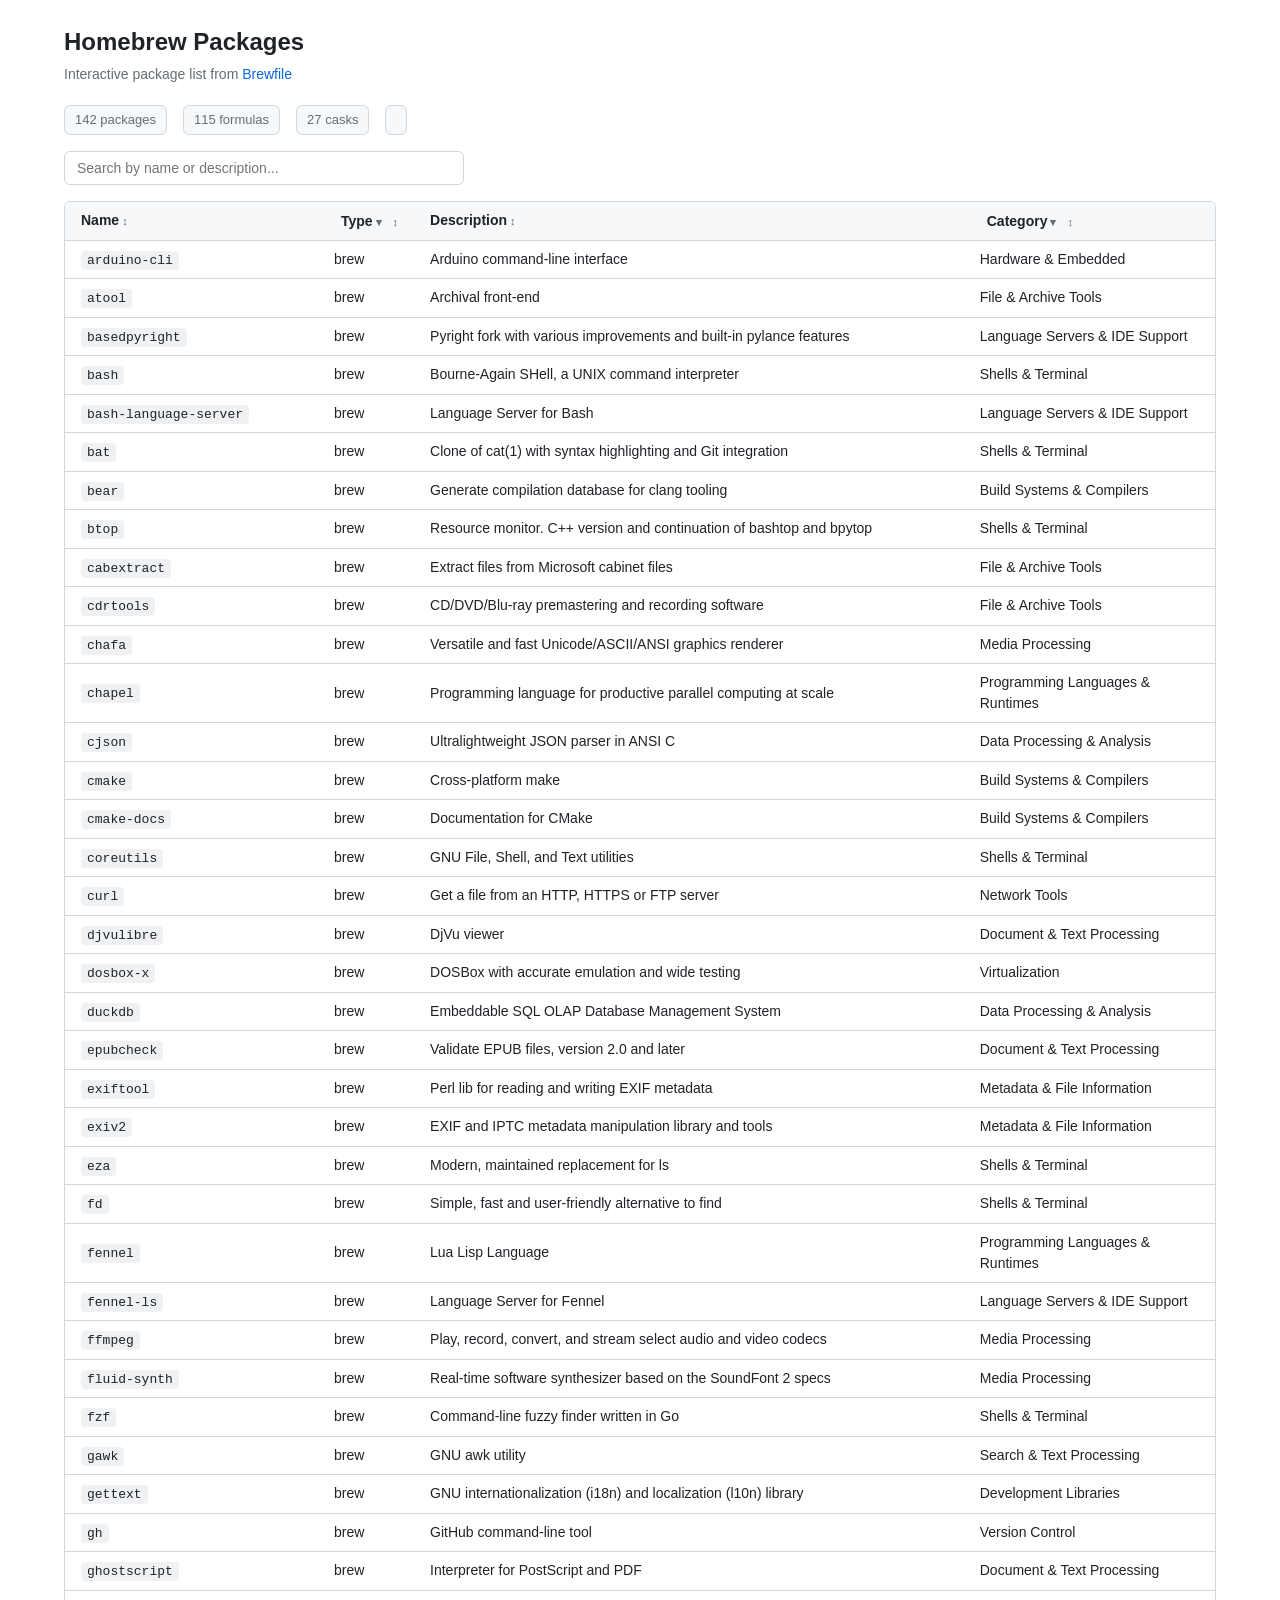
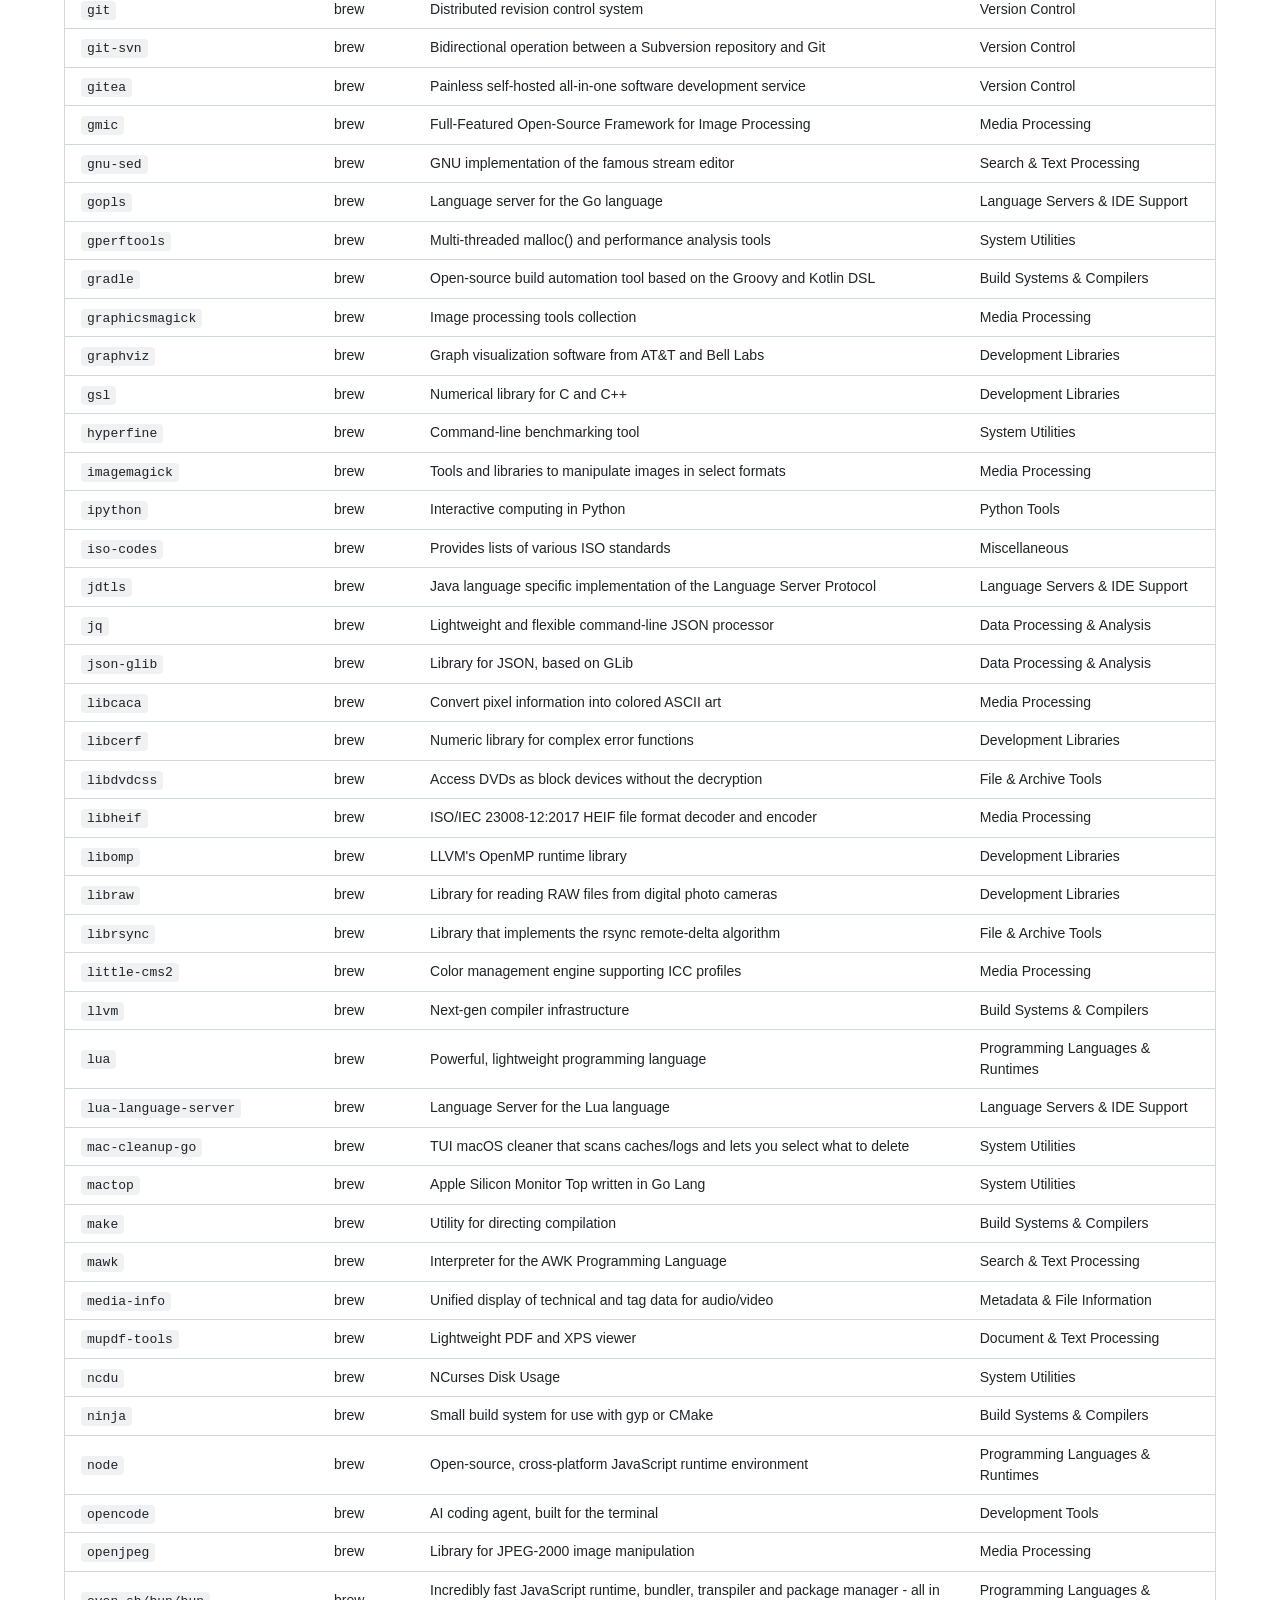
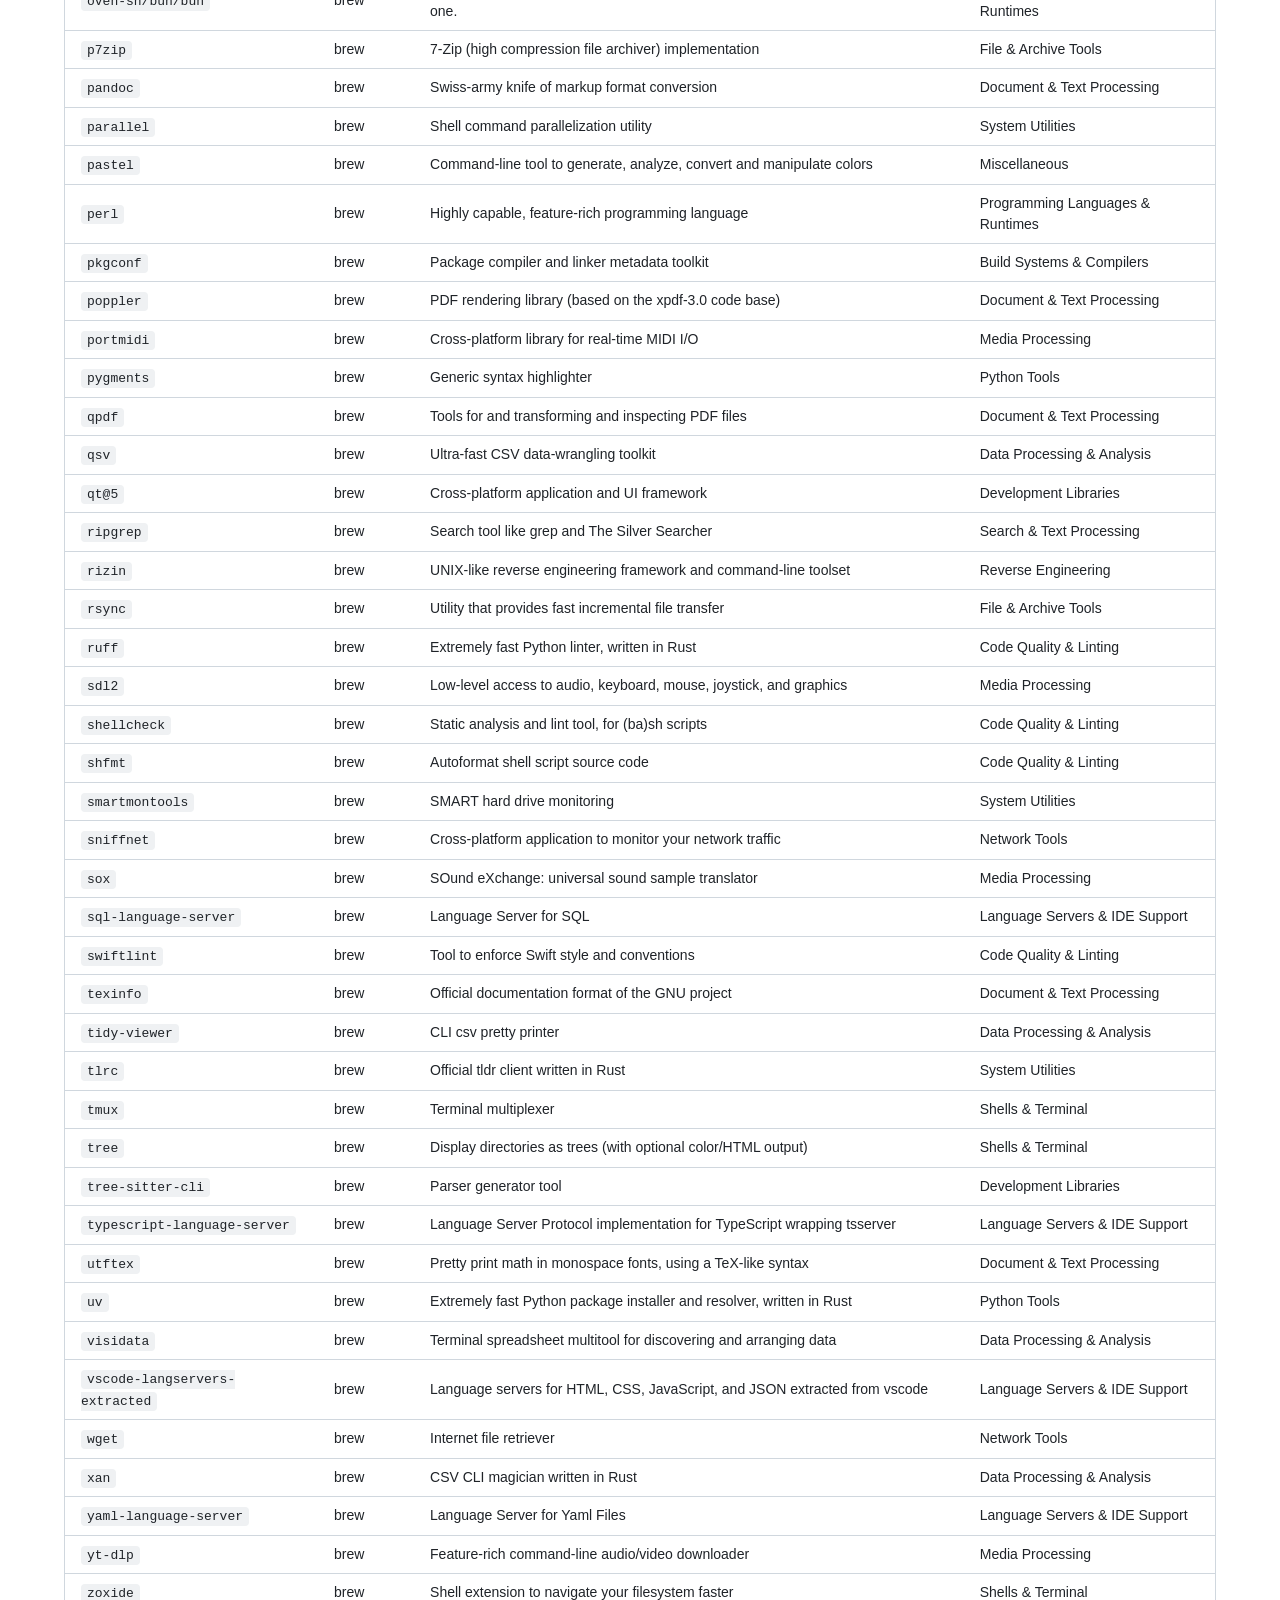
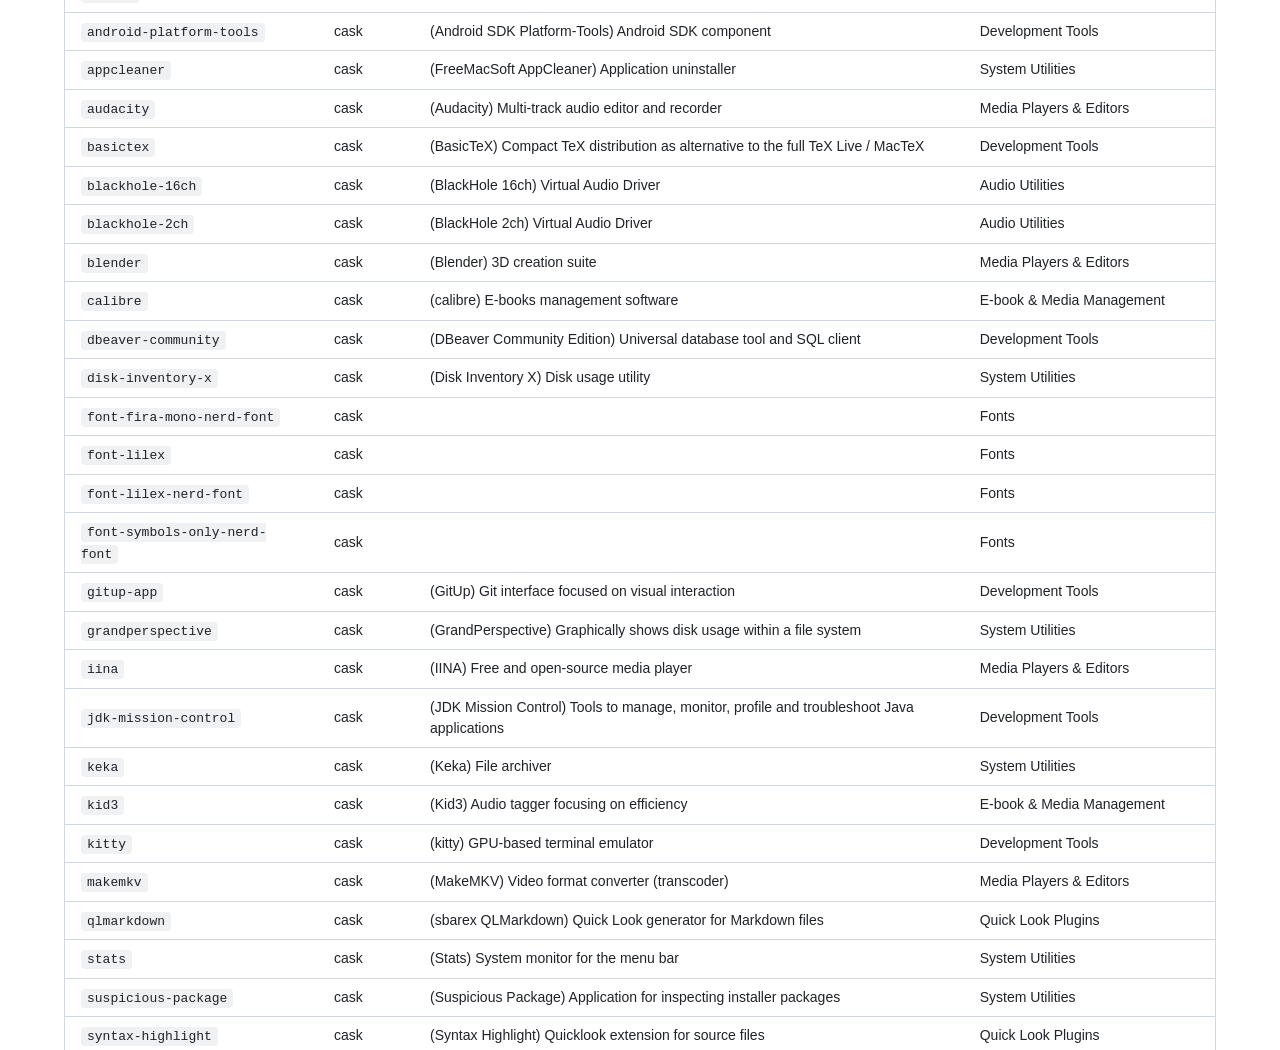
<file: html/index.html>
<!DOCTYPE html>
<html lang="en">

<head>
    <link rel="stylesheet" href="style.css">
    <meta charset="UTF-8">
    <meta name="viewport" content="width=device-width, initial-scale=1.0">
    <title>Homebrew Packages</title>
</head>

<body>

    <h1>Homebrew Packages</h1>
    <p class="subtitle">Interactive package list from <a href="../Brewfile">Brewfile</a></p>

    <div class="stats">
        <span id="statTotal"></span>
        <span id="statFormula"></span>
        <span id="statCask"></span>
        <span id="statShowing"></span>
    </div>

    <div class="search-bar">
        <input type="text" id="nameSearch" placeholder="Search by name or description...">
    </div>

    <div class="table-wrap">
        <table id="pkgTable">
            <thead>
                <tr>
                    <th class="sortable" data-col="0">Name</th>
                    <th>
                        <span class="filter-wrap">
                            <button class="filter-btn" id="typeBtnEl">Type</button><span id="typeBadge"></span>
                            <div class="filter-dropdown" id="typeFilter">
                                <input class="filter-search" type="text" placeholder="Search...">
                                <div class="filter-options"></div>
                                <div class="filter-actions"><button class="sel-all">Show All</button><button
                                        class="clr-all">Clear All</button></div>
                            </div>
                        </span>
                    </th>
                    <th class="sortable" data-col="2">Description</th>
                    <th>
                        <span class="filter-wrap">
                            <button class="filter-btn" id="catBtnEl">Category</button><span id="catBadge"></span>
                            <div class="filter-dropdown" id="catFilter">
                                <input class="filter-search" type="text" placeholder="Search...">
                                <div class="filter-options"></div>
                                <div class="filter-actions"><button class="sel-all">Show All</button><button
                                        class="clr-all">Clear All</button></div>
                            </div>
                        </span>
                    </th>
                </tr>
            </thead>
            <tbody></tbody>
        </table>
    </div>

    <div class="no-results" id="noResults">No packages match the current filters.</div>

    <script src="app.js"></script>
</body>

</html>
</file>
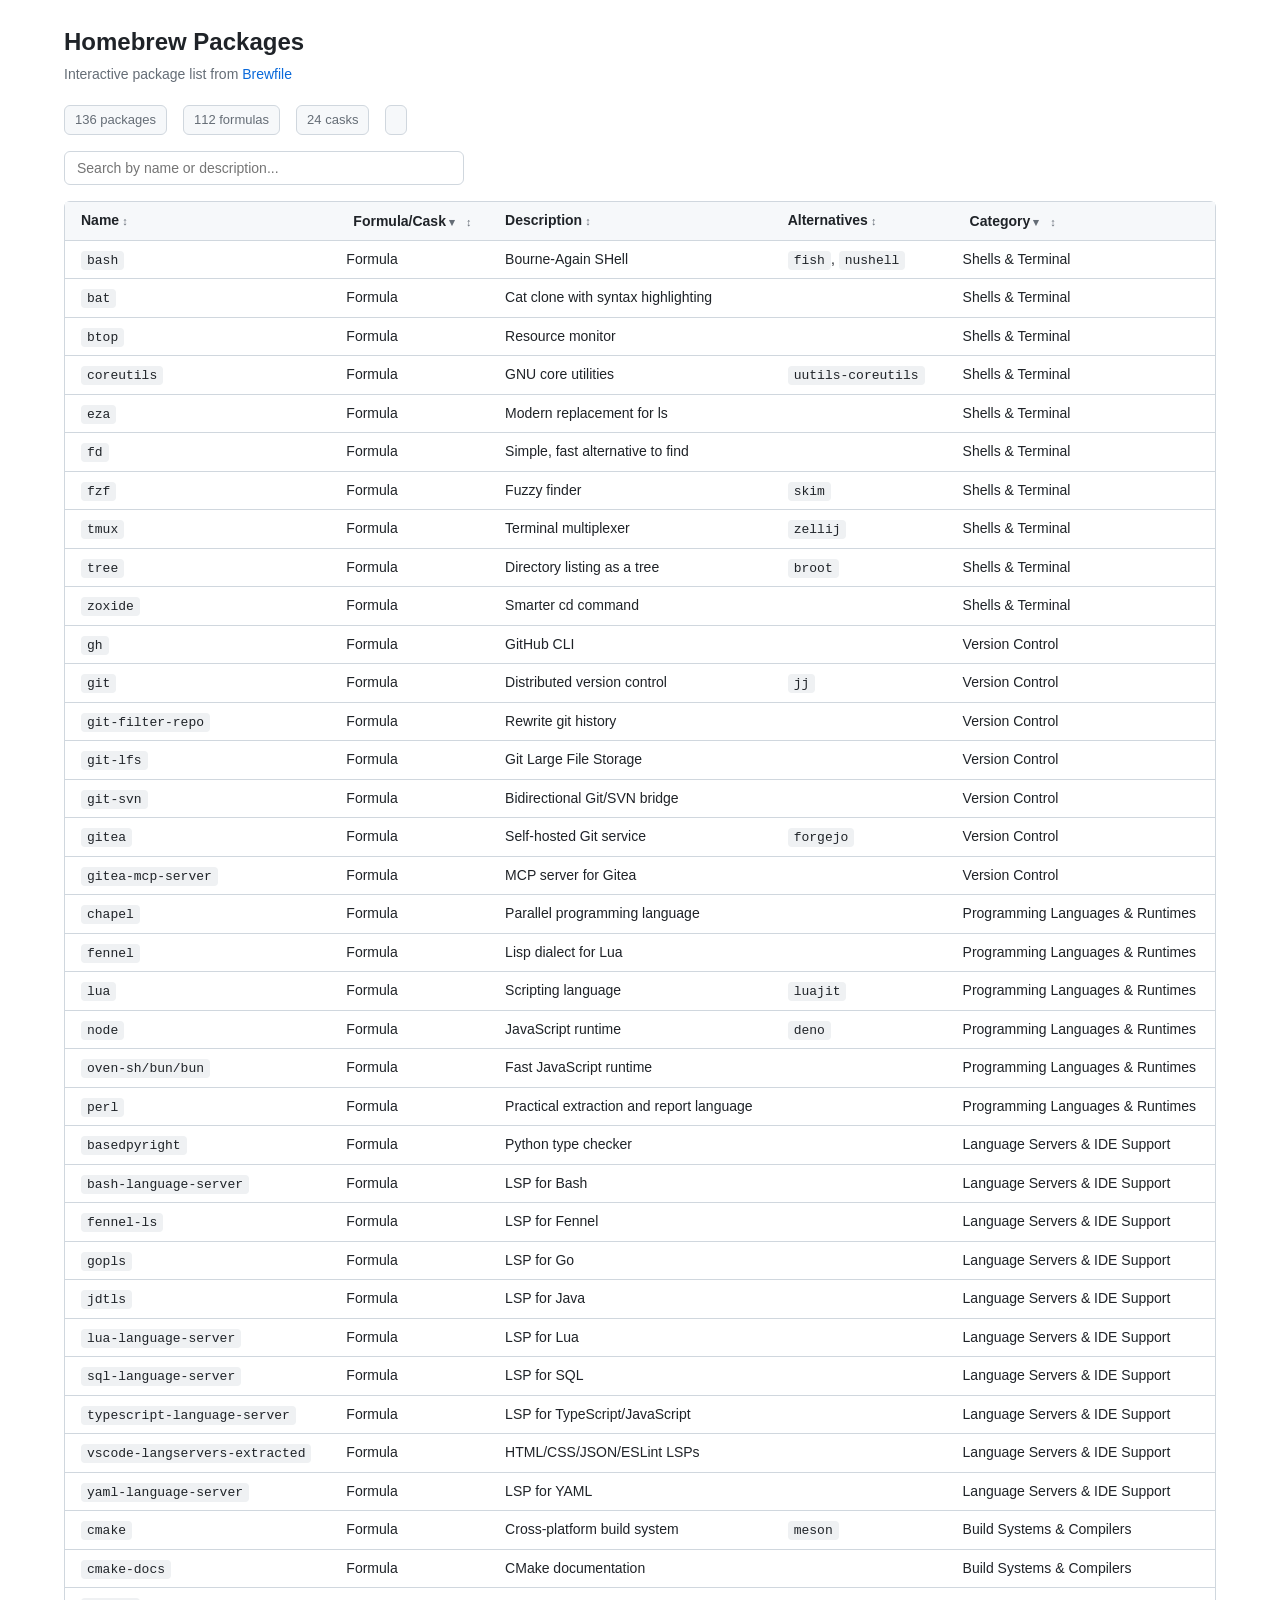
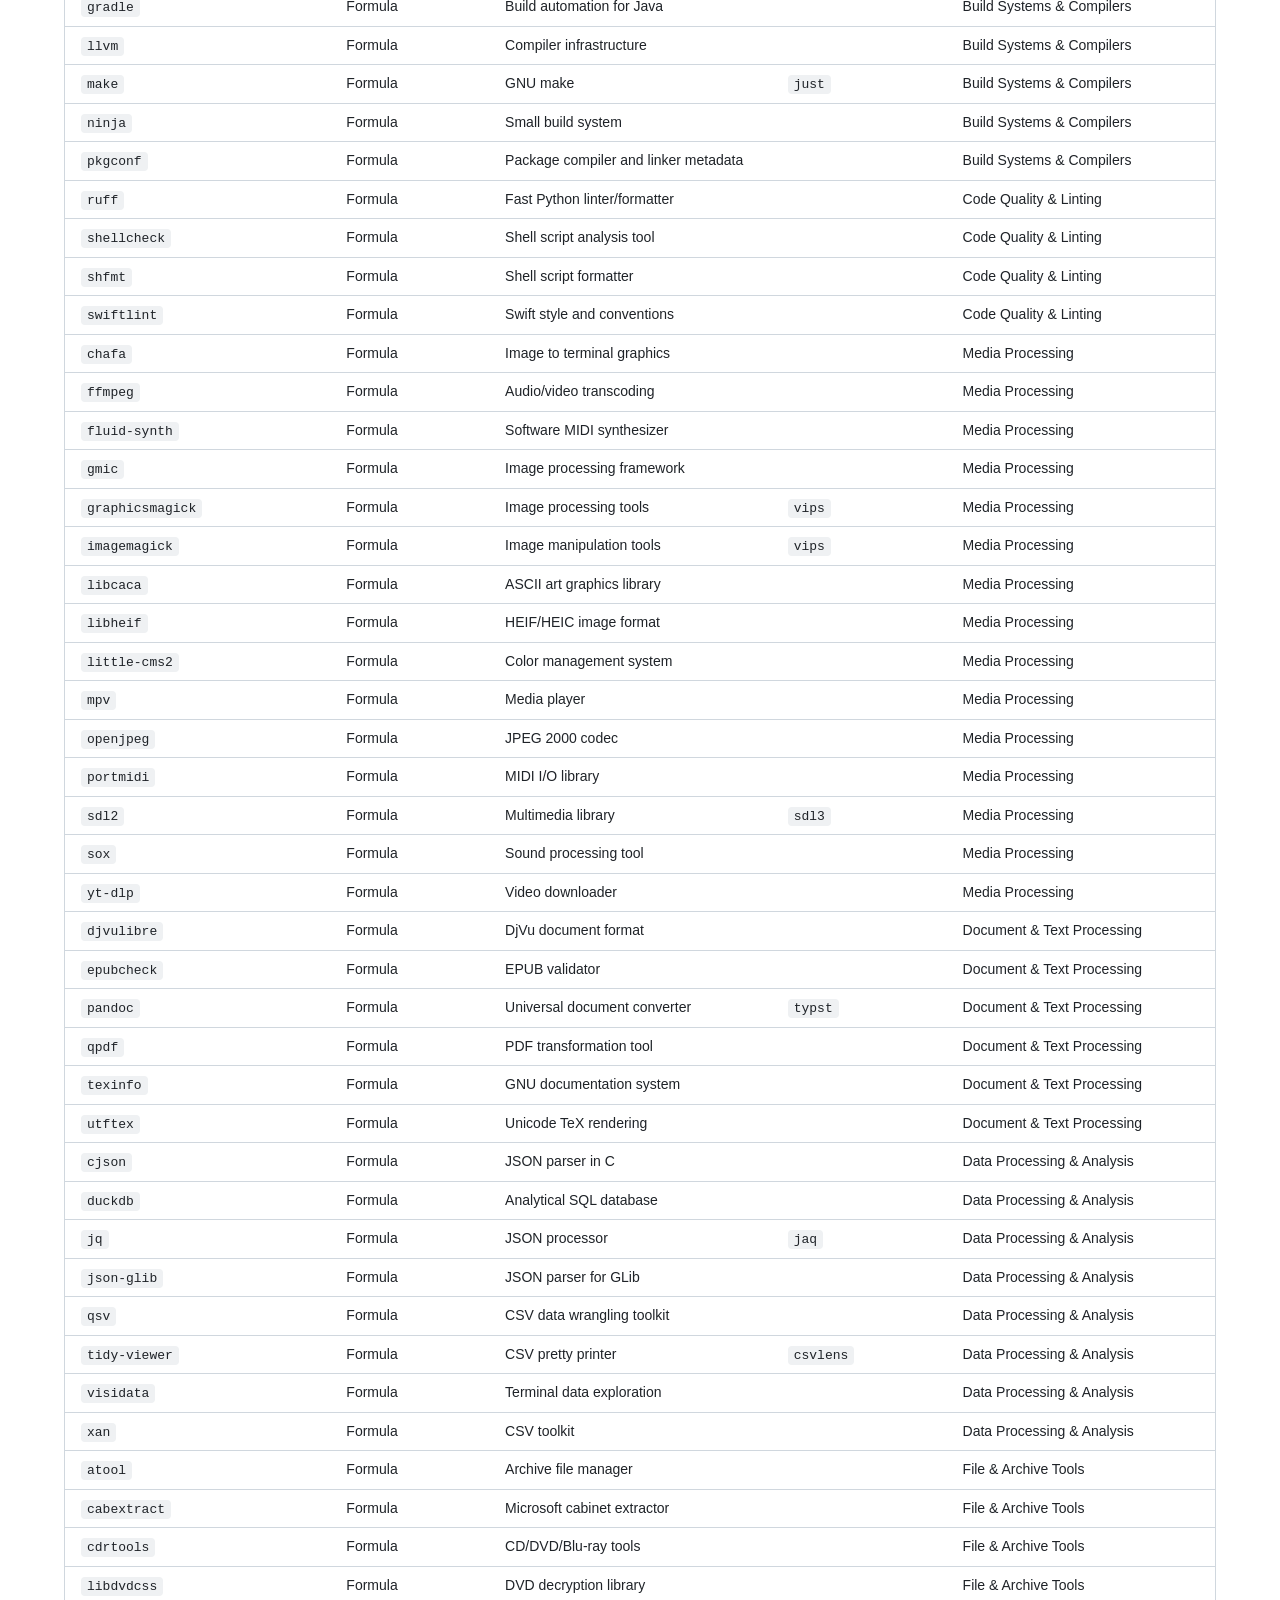
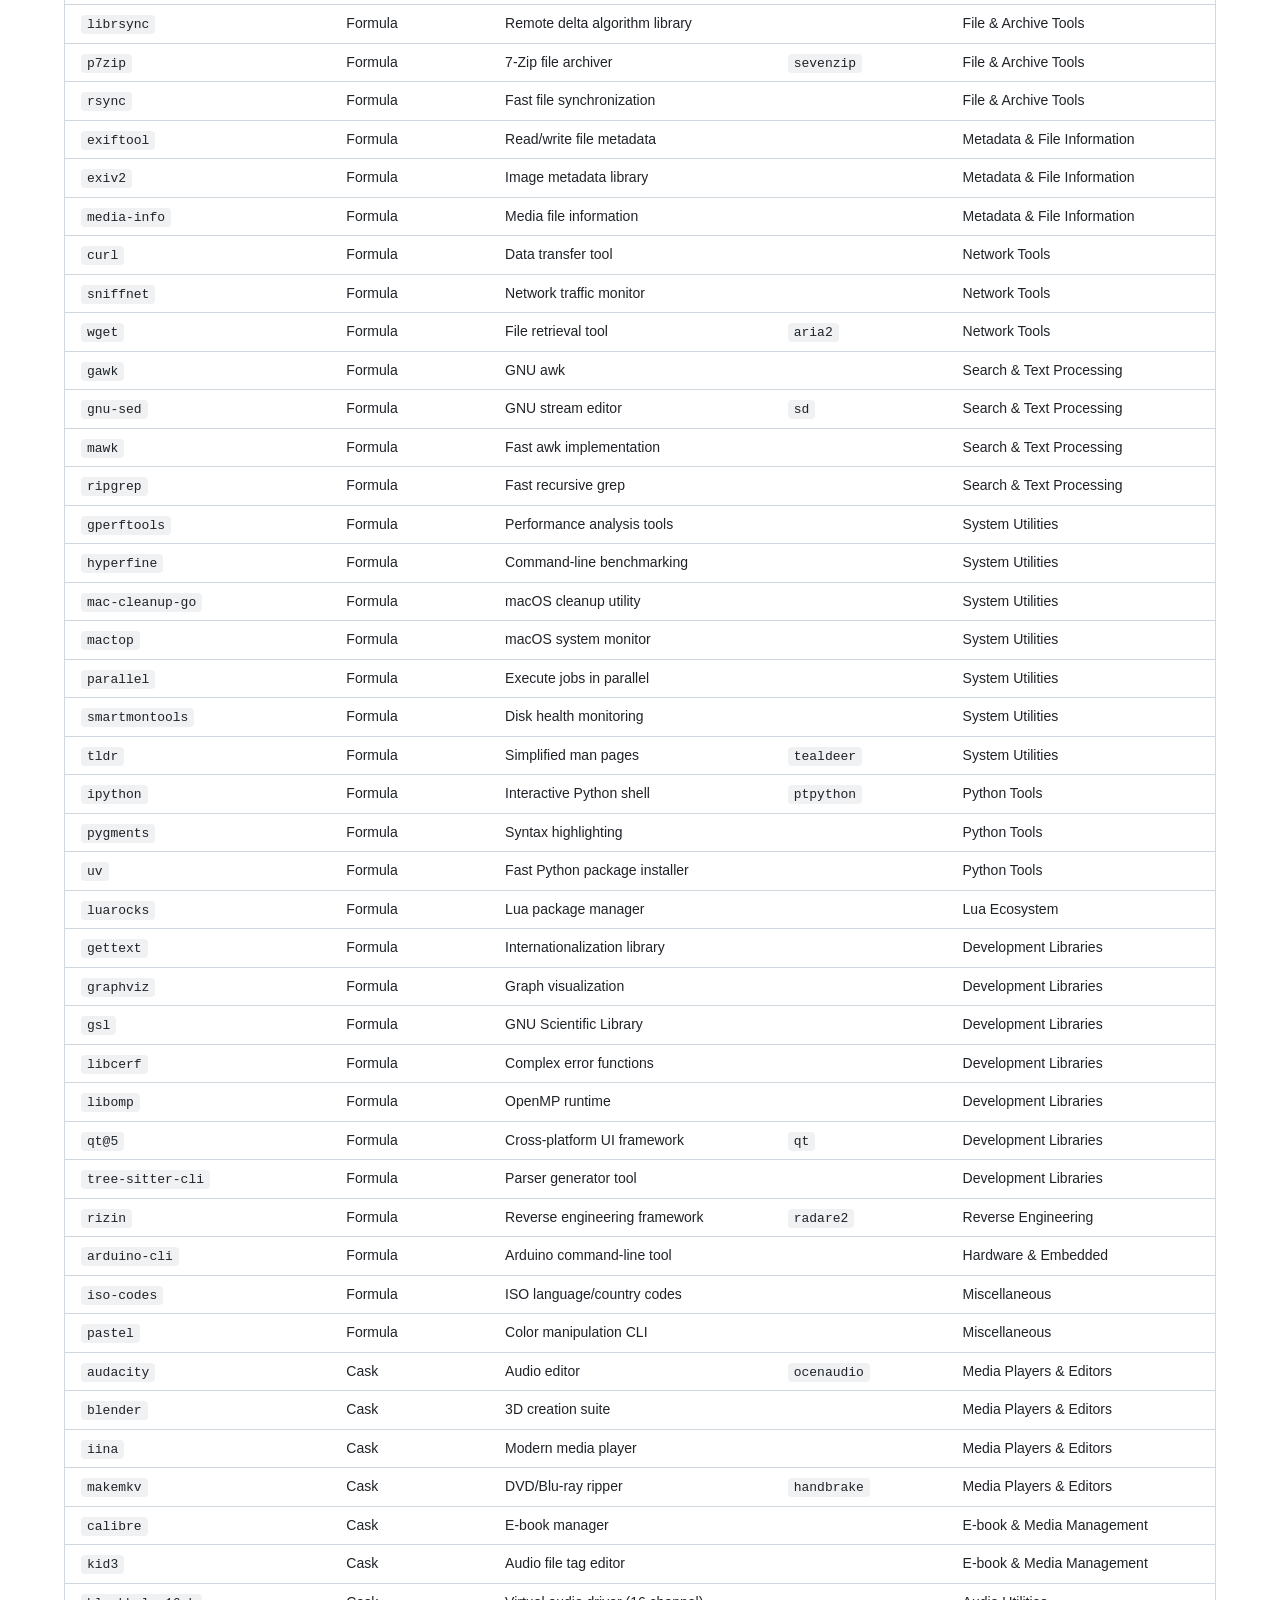
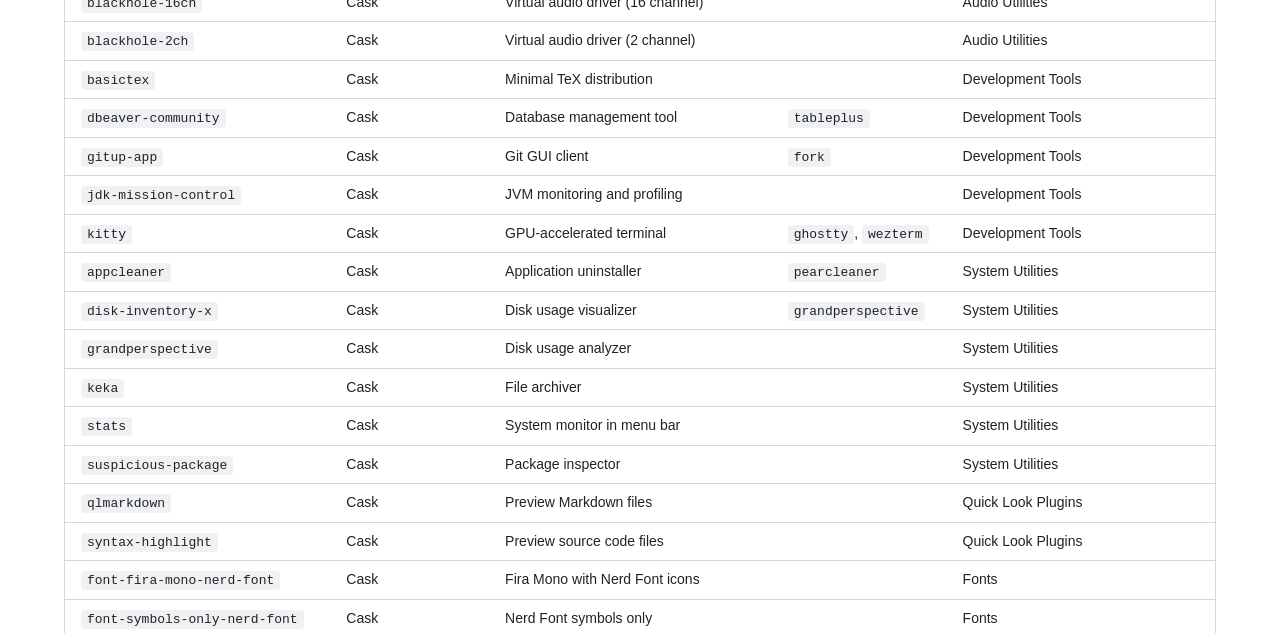
<file: docs/packages.html>
<!DOCTYPE html>
<html lang="en">
<head>
<meta charset="UTF-8">
<meta name="viewport" content="width=device-width, initial-scale=1.0">
<title>Homebrew Packages</title>
<style>
  * { box-sizing: border-box; margin: 0; padding: 0; }
  body { font-family: -apple-system, BlinkMacSystemFont, "Segoe UI", Helvetica, Arial, sans-serif; color: #1f2328; background: #fff; padding: 24px; max-width: 1200px; margin: 0 auto; line-height: 1.5; }
  h1 { font-size: 24px; margin-bottom: 4px; }
  .subtitle { color: #656d76; font-size: 14px; margin-bottom: 20px; }
  .subtitle a { color: #0969da; text-decoration: none; }
  .subtitle a:hover { text-decoration: underline; }

  /* Stats bar */
  .stats { display: flex; gap: 16px; margin-bottom: 16px; font-size: 13px; color: #656d76; }
  .stats span { background: #f6f8fa; border: 1px solid #d0d7de; border-radius: 6px; padding: 4px 10px; }

  /* Search */
  .search-bar { margin-bottom: 16px; }
  .search-bar input { width: 100%; max-width: 400px; padding: 8px 12px; border: 1px solid #d0d7de; border-radius: 6px; font-size: 14px; outline: none; }
  .search-bar input:focus { border-color: #0969da; box-shadow: 0 0 0 3px rgba(9,105,218,0.15); }

  /* Table */
  .table-wrap { border: 1px solid #d0d7de; border-radius: 6px; }
  table { border-collapse: collapse; width: 100%; font-size: 14px; }
  th, td { padding: 8px 16px; text-align: left; border-bottom: 1px solid #d0d7de; }
  th { background: #f6f8fa; position: sticky; top: 0; z-index: 2; white-space: nowrap; font-weight: 600; }
  tr:last-child td { border-bottom: none; }
  tbody tr:hover { background: #f6f8fa; }
  tr.hidden { display: none; }
  code { background: #eff1f3; padding: 2px 6px; border-radius: 4px; font-size: 13px; font-family: ui-monospace, SFMono-Regular, "SF Mono", Menlo, monospace; }

  /* Sortable column headers */
  th.sortable { cursor: pointer; user-select: none; }
  th.sortable:hover { background: #e8ecf0; }
  th.sortable::after { content: " \2195"; font-size: 11px; color: #656d76; }
  th.sortable.asc::after { content: " \2191"; color: #0969da; }
  th.sortable.desc::after { content: " \2193"; color: #0969da; }

  /* Row count in filter options */
  .filter-count { color: #656d76; font-size: 12px; margin-left: auto; padding-right: 4px; }

  /* Filter buttons in header */
  .filter-wrap { position: relative; display: inline-block; }
  .filter-btn { cursor: pointer; background: none; border: 1px solid transparent; font-weight: 600; font-size: 14px; font-family: inherit; padding: 2px 6px; color: inherit; border-radius: 4px; }
  .filter-btn:hover { background: #e8ecf0; }
  .filter-btn::after { content: " \25BE"; font-size: 11px; color: #656d76; }
  .filter-btn.active { background: #ddf4ff; border-color: #54aeff; }

  /* Badge */
  .filter-badge { background: #0969da; color: #fff; border-radius: 10px; font-size: 11px; padding: 1px 7px; margin-left: 4px; font-weight: normal; vertical-align: middle; }

  /* Dropdown panel */
  .filter-dropdown { display: none; position: absolute; top: calc(100% + 4px); left: 0; background: #fff; border: 1px solid #d0d7de; border-radius: 8px; box-shadow: 0 8px 24px rgba(0,0,0,0.12); min-width: 240px; max-height: 360px; z-index: 20; }
  .filter-dropdown.show { display: block; }
  .filter-search { width: calc(100% - 16px); margin: 8px; padding: 6px 10px; border: 1px solid #d0d7de; border-radius: 6px; font-size: 13px; outline: none; }
  .filter-search:focus { border-color: #0969da; box-shadow: 0 0 0 3px rgba(9,105,218,0.15); }
  .filter-options { max-height: 240px; overflow-y: auto; padding: 0 4px 4px; }
  .filter-options .filter-row { display: flex; align-items: center; padding: 2px 4px; border-radius: 4px; gap: 4px; }
  .filter-options .filter-row:hover { background: #f0f4ff; }
  .filter-options label { display: flex; align-items: center; gap: 8px; cursor: pointer; font-size: 13px; flex: 1; padding: 2px 4px; }
  .filter-options input[type="checkbox"] { accent-color: #0969da; }
  .filter-options .only-btn { font-size: 11px; color: #0969da; background: none; border: none; cursor: pointer; padding: 2px 6px; border-radius: 3px; font-family: inherit; opacity: 0; transition: opacity 0.1s; }
  .filter-options .filter-row:hover .only-btn { opacity: 1; }
  .filter-options .only-btn:hover { background: #ddf4ff; }
  .filter-actions { display: flex; justify-content: space-between; padding: 8px 10px; border-top: 1px solid #d0d7de; }
  .filter-actions button { font-size: 12px; cursor: pointer; background: none; border: none; color: #0969da; padding: 2px 4px; font-family: inherit; }
  .filter-actions button:hover { text-decoration: underline; }

  /* No results */
  .no-results { display: none; padding: 40px; text-align: center; color: #656d76; font-size: 14px; }
  .no-results.show { display: block; }

  /* Dark mode */
  @media (prefers-color-scheme: dark) {
    body { background: #0d1117; color: #e6edf3; }
    th { background: #161b22; }
    td { border-color: #30363d; }
    th { border-color: #30363d; }
    .table-wrap { border-color: #30363d; }
    tbody tr:hover { background: #161b22; }
    code { background: #343942; }
    .search-bar input { background: #0d1117; color: #e6edf3; border-color: #30363d; }
    .search-bar input:focus { border-color: #58a6ff; box-shadow: 0 0 0 3px rgba(88,166,255,0.15); }
    .stats span { background: #161b22; border-color: #30363d; color: #8b949e; }
    .subtitle { color: #8b949e; }
    .subtitle a { color: #58a6ff; }
    th.sortable:hover { background: #1c2128; }
    th.sortable::after { color: #8b949e; }
    th.sortable.asc::after, th.sortable.desc::after { color: #58a6ff; }
    .filter-count { color: #8b949e; }
    .filter-btn:hover { background: #30363d; }
    .filter-btn.active { background: #122d42; border-color: #58a6ff; }
    .filter-btn::after { color: #8b949e; }
    .filter-dropdown { background: #161b22; border-color: #30363d; box-shadow: 0 8px 24px rgba(0,0,0,0.4); }
    .filter-search { background: #0d1117; color: #e6edf3; border-color: #30363d; }
    .filter-search:focus { border-color: #58a6ff; box-shadow: 0 0 0 3px rgba(88,166,255,0.15); }
    .filter-options .filter-row:hover { background: #1c2128; }
    .filter-options .only-btn { color: #58a6ff; }
    .filter-options .only-btn:hover { background: #122d42; }
    .filter-actions { border-color: #30363d; }
    .filter-actions button { color: #58a6ff; }
    .filter-badge { background: #58a6ff; color: #0d1117; }
    .no-results { color: #8b949e; }
  }
</style>
</head>
<body>

<h1>Homebrew Packages</h1>
<p class="subtitle">Interactive package list from <a href="../Brewfile">Brewfile</a></p>

<div class="stats">
  <span id="statTotal"></span>
  <span id="statFormula"></span>
  <span id="statCask"></span>
  <span id="statShowing"></span>
</div>

<div class="search-bar">
  <input type="text" id="nameSearch" placeholder="Search by name or description...">
</div>

<div class="table-wrap">
<table id="pkgTable">
<thead>
<tr>
  <th class="sortable" data-col="0">Name</th>
  <th>
    <span class="filter-wrap">
      <button class="filter-btn" id="typeBtnEl">Formula/Cask</button><span id="typeBadge"></span>
      <div class="filter-dropdown" id="typeFilter">
        <input class="filter-search" type="text" placeholder="Search...">
        <div class="filter-options"></div>
        <div class="filter-actions"><button class="sel-all">Show All</button><button class="clr-all">Clear All</button></div>
      </div>
    </span>
  </th>
  <th class="sortable" data-col="2">Description</th>
  <th class="sortable" data-col="3">Alternatives</th>
  <th>
    <span class="filter-wrap">
      <button class="filter-btn" id="catBtnEl">Category</button><span id="catBadge"></span>
      <div class="filter-dropdown" id="catFilter">
        <input class="filter-search" type="text" placeholder="Search...">
        <div class="filter-options"></div>
        <div class="filter-actions"><button class="sel-all">Show All</button><button class="clr-all">Clear All</button></div>
      </div>
    </span>
  </th>
</tr>
</thead>
<tbody>
<tr><td><code>bash</code></td><td>Formula</td><td>Bourne-Again SHell</td><td><code>fish</code>, <code>nushell</code></td><td>Shells &amp; Terminal</td></tr>
<tr><td><code>bat</code></td><td>Formula</td><td>Cat clone with syntax highlighting</td><td></td><td>Shells &amp; Terminal</td></tr>
<tr><td><code>btop</code></td><td>Formula</td><td>Resource monitor</td><td></td><td>Shells &amp; Terminal</td></tr>
<tr><td><code>coreutils</code></td><td>Formula</td><td>GNU core utilities</td><td><code>uutils-coreutils</code></td><td>Shells &amp; Terminal</td></tr>
<tr><td><code>eza</code></td><td>Formula</td><td>Modern replacement for ls</td><td></td><td>Shells &amp; Terminal</td></tr>
<tr><td><code>fd</code></td><td>Formula</td><td>Simple, fast alternative to find</td><td></td><td>Shells &amp; Terminal</td></tr>
<tr><td><code>fzf</code></td><td>Formula</td><td>Fuzzy finder</td><td><code>skim</code></td><td>Shells &amp; Terminal</td></tr>
<tr><td><code>tmux</code></td><td>Formula</td><td>Terminal multiplexer</td><td><code>zellij</code></td><td>Shells &amp; Terminal</td></tr>
<tr><td><code>tree</code></td><td>Formula</td><td>Directory listing as a tree</td><td><code>broot</code></td><td>Shells &amp; Terminal</td></tr>
<tr><td><code>zoxide</code></td><td>Formula</td><td>Smarter cd command</td><td></td><td>Shells &amp; Terminal</td></tr>
<tr><td><code>gh</code></td><td>Formula</td><td>GitHub CLI</td><td></td><td>Version Control</td></tr>
<tr><td><code>git</code></td><td>Formula</td><td>Distributed version control</td><td><code>jj</code></td><td>Version Control</td></tr>
<tr><td><code>git-filter-repo</code></td><td>Formula</td><td>Rewrite git history</td><td></td><td>Version Control</td></tr>
<tr><td><code>git-lfs</code></td><td>Formula</td><td>Git Large File Storage</td><td></td><td>Version Control</td></tr>
<tr><td><code>git-svn</code></td><td>Formula</td><td>Bidirectional Git/SVN bridge</td><td></td><td>Version Control</td></tr>
<tr><td><code>gitea</code></td><td>Formula</td><td>Self-hosted Git service</td><td><code>forgejo</code></td><td>Version Control</td></tr>
<tr><td><code>gitea-mcp-server</code></td><td>Formula</td><td>MCP server for Gitea</td><td></td><td>Version Control</td></tr>
<tr><td><code>chapel</code></td><td>Formula</td><td>Parallel programming language</td><td></td><td>Programming Languages &amp; Runtimes</td></tr>
<tr><td><code>fennel</code></td><td>Formula</td><td>Lisp dialect for Lua</td><td></td><td>Programming Languages &amp; Runtimes</td></tr>
<tr><td><code>lua</code></td><td>Formula</td><td>Scripting language</td><td><code>luajit</code></td><td>Programming Languages &amp; Runtimes</td></tr>
<tr><td><code>node</code></td><td>Formula</td><td>JavaScript runtime</td><td><code>deno</code></td><td>Programming Languages &amp; Runtimes</td></tr>
<tr><td><code>oven-sh/bun/bun</code></td><td>Formula</td><td>Fast JavaScript runtime</td><td></td><td>Programming Languages &amp; Runtimes</td></tr>
<tr><td><code>perl</code></td><td>Formula</td><td>Practical extraction and report language</td><td></td><td>Programming Languages &amp; Runtimes</td></tr>
<tr><td><code>basedpyright</code></td><td>Formula</td><td>Python type checker</td><td></td><td>Language Servers &amp; IDE Support</td></tr>
<tr><td><code>bash-language-server</code></td><td>Formula</td><td>LSP for Bash</td><td></td><td>Language Servers &amp; IDE Support</td></tr>
<tr><td><code>fennel-ls</code></td><td>Formula</td><td>LSP for Fennel</td><td></td><td>Language Servers &amp; IDE Support</td></tr>
<tr><td><code>gopls</code></td><td>Formula</td><td>LSP for Go</td><td></td><td>Language Servers &amp; IDE Support</td></tr>
<tr><td><code>jdtls</code></td><td>Formula</td><td>LSP for Java</td><td></td><td>Language Servers &amp; IDE Support</td></tr>
<tr><td><code>lua-language-server</code></td><td>Formula</td><td>LSP for Lua</td><td></td><td>Language Servers &amp; IDE Support</td></tr>
<tr><td><code>sql-language-server</code></td><td>Formula</td><td>LSP for SQL</td><td></td><td>Language Servers &amp; IDE Support</td></tr>
<tr><td><code>typescript-language-server</code></td><td>Formula</td><td>LSP for TypeScript/JavaScript</td><td></td><td>Language Servers &amp; IDE Support</td></tr>
<tr><td><code>vscode-langservers-extracted</code></td><td>Formula</td><td>HTML/CSS/JSON/ESLint LSPs</td><td></td><td>Language Servers &amp; IDE Support</td></tr>
<tr><td><code>yaml-language-server</code></td><td>Formula</td><td>LSP for YAML</td><td></td><td>Language Servers &amp; IDE Support</td></tr>
<tr><td><code>cmake</code></td><td>Formula</td><td>Cross-platform build system</td><td><code>meson</code></td><td>Build Systems &amp; Compilers</td></tr>
<tr><td><code>cmake-docs</code></td><td>Formula</td><td>CMake documentation</td><td></td><td>Build Systems &amp; Compilers</td></tr>
<tr><td><code>gradle</code></td><td>Formula</td><td>Build automation for Java</td><td></td><td>Build Systems &amp; Compilers</td></tr>
<tr><td><code>llvm</code></td><td>Formula</td><td>Compiler infrastructure</td><td></td><td>Build Systems &amp; Compilers</td></tr>
<tr><td><code>make</code></td><td>Formula</td><td>GNU make</td><td><code>just</code></td><td>Build Systems &amp; Compilers</td></tr>
<tr><td><code>ninja</code></td><td>Formula</td><td>Small build system</td><td></td><td>Build Systems &amp; Compilers</td></tr>
<tr><td><code>pkgconf</code></td><td>Formula</td><td>Package compiler and linker metadata</td><td></td><td>Build Systems &amp; Compilers</td></tr>
<tr><td><code>ruff</code></td><td>Formula</td><td>Fast Python linter/formatter</td><td></td><td>Code Quality &amp; Linting</td></tr>
<tr><td><code>shellcheck</code></td><td>Formula</td><td>Shell script analysis tool</td><td></td><td>Code Quality &amp; Linting</td></tr>
<tr><td><code>shfmt</code></td><td>Formula</td><td>Shell script formatter</td><td></td><td>Code Quality &amp; Linting</td></tr>
<tr><td><code>swiftlint</code></td><td>Formula</td><td>Swift style and conventions</td><td></td><td>Code Quality &amp; Linting</td></tr>
<tr><td><code>chafa</code></td><td>Formula</td><td>Image to terminal graphics</td><td></td><td>Media Processing</td></tr>
<tr><td><code>ffmpeg</code></td><td>Formula</td><td>Audio/video transcoding</td><td></td><td>Media Processing</td></tr>
<tr><td><code>fluid-synth</code></td><td>Formula</td><td>Software MIDI synthesizer</td><td></td><td>Media Processing</td></tr>
<tr><td><code>gmic</code></td><td>Formula</td><td>Image processing framework</td><td></td><td>Media Processing</td></tr>
<tr><td><code>graphicsmagick</code></td><td>Formula</td><td>Image processing tools</td><td><code>vips</code></td><td>Media Processing</td></tr>
<tr><td><code>imagemagick</code></td><td>Formula</td><td>Image manipulation tools</td><td><code>vips</code></td><td>Media Processing</td></tr>
<tr><td><code>libcaca</code></td><td>Formula</td><td>ASCII art graphics library</td><td></td><td>Media Processing</td></tr>
<tr><td><code>libheif</code></td><td>Formula</td><td>HEIF/HEIC image format</td><td></td><td>Media Processing</td></tr>
<tr><td><code>little-cms2</code></td><td>Formula</td><td>Color management system</td><td></td><td>Media Processing</td></tr>
<tr><td><code>mpv</code></td><td>Formula</td><td>Media player</td><td></td><td>Media Processing</td></tr>
<tr><td><code>openjpeg</code></td><td>Formula</td><td>JPEG 2000 codec</td><td></td><td>Media Processing</td></tr>
<tr><td><code>portmidi</code></td><td>Formula</td><td>MIDI I/O library</td><td></td><td>Media Processing</td></tr>
<tr><td><code>sdl2</code></td><td>Formula</td><td>Multimedia library</td><td><code>sdl3</code></td><td>Media Processing</td></tr>
<tr><td><code>sox</code></td><td>Formula</td><td>Sound processing tool</td><td></td><td>Media Processing</td></tr>
<tr><td><code>yt-dlp</code></td><td>Formula</td><td>Video downloader</td><td></td><td>Media Processing</td></tr>
<tr><td><code>djvulibre</code></td><td>Formula</td><td>DjVu document format</td><td></td><td>Document &amp; Text Processing</td></tr>
<tr><td><code>epubcheck</code></td><td>Formula</td><td>EPUB validator</td><td></td><td>Document &amp; Text Processing</td></tr>
<tr><td><code>pandoc</code></td><td>Formula</td><td>Universal document converter</td><td><code>typst</code></td><td>Document &amp; Text Processing</td></tr>
<tr><td><code>qpdf</code></td><td>Formula</td><td>PDF transformation tool</td><td></td><td>Document &amp; Text Processing</td></tr>
<tr><td><code>texinfo</code></td><td>Formula</td><td>GNU documentation system</td><td></td><td>Document &amp; Text Processing</td></tr>
<tr><td><code>utftex</code></td><td>Formula</td><td>Unicode TeX rendering</td><td></td><td>Document &amp; Text Processing</td></tr>
<tr><td><code>cjson</code></td><td>Formula</td><td>JSON parser in C</td><td></td><td>Data Processing &amp; Analysis</td></tr>
<tr><td><code>duckdb</code></td><td>Formula</td><td>Analytical SQL database</td><td></td><td>Data Processing &amp; Analysis</td></tr>
<tr><td><code>jq</code></td><td>Formula</td><td>JSON processor</td><td><code>jaq</code></td><td>Data Processing &amp; Analysis</td></tr>
<tr><td><code>json-glib</code></td><td>Formula</td><td>JSON parser for GLib</td><td></td><td>Data Processing &amp; Analysis</td></tr>
<tr><td><code>qsv</code></td><td>Formula</td><td>CSV data wrangling toolkit</td><td></td><td>Data Processing &amp; Analysis</td></tr>
<tr><td><code>tidy-viewer</code></td><td>Formula</td><td>CSV pretty printer</td><td><code>csvlens</code></td><td>Data Processing &amp; Analysis</td></tr>
<tr><td><code>visidata</code></td><td>Formula</td><td>Terminal data exploration</td><td></td><td>Data Processing &amp; Analysis</td></tr>
<tr><td><code>xan</code></td><td>Formula</td><td>CSV toolkit</td><td></td><td>Data Processing &amp; Analysis</td></tr>
<tr><td><code>atool</code></td><td>Formula</td><td>Archive file manager</td><td></td><td>File &amp; Archive Tools</td></tr>
<tr><td><code>cabextract</code></td><td>Formula</td><td>Microsoft cabinet extractor</td><td></td><td>File &amp; Archive Tools</td></tr>
<tr><td><code>cdrtools</code></td><td>Formula</td><td>CD/DVD/Blu-ray tools</td><td></td><td>File &amp; Archive Tools</td></tr>
<tr><td><code>libdvdcss</code></td><td>Formula</td><td>DVD decryption library</td><td></td><td>File &amp; Archive Tools</td></tr>
<tr><td><code>librsync</code></td><td>Formula</td><td>Remote delta algorithm library</td><td></td><td>File &amp; Archive Tools</td></tr>
<tr><td><code>p7zip</code></td><td>Formula</td><td>7-Zip file archiver</td><td><code>sevenzip</code></td><td>File &amp; Archive Tools</td></tr>
<tr><td><code>rsync</code></td><td>Formula</td><td>Fast file synchronization</td><td></td><td>File &amp; Archive Tools</td></tr>
<tr><td><code>exiftool</code></td><td>Formula</td><td>Read/write file metadata</td><td></td><td>Metadata &amp; File Information</td></tr>
<tr><td><code>exiv2</code></td><td>Formula</td><td>Image metadata library</td><td></td><td>Metadata &amp; File Information</td></tr>
<tr><td><code>media-info</code></td><td>Formula</td><td>Media file information</td><td></td><td>Metadata &amp; File Information</td></tr>
<tr><td><code>curl</code></td><td>Formula</td><td>Data transfer tool</td><td></td><td>Network Tools</td></tr>
<tr><td><code>sniffnet</code></td><td>Formula</td><td>Network traffic monitor</td><td></td><td>Network Tools</td></tr>
<tr><td><code>wget</code></td><td>Formula</td><td>File retrieval tool</td><td><code>aria2</code></td><td>Network Tools</td></tr>
<tr><td><code>gawk</code></td><td>Formula</td><td>GNU awk</td><td></td><td>Search &amp; Text Processing</td></tr>
<tr><td><code>gnu-sed</code></td><td>Formula</td><td>GNU stream editor</td><td><code>sd</code></td><td>Search &amp; Text Processing</td></tr>
<tr><td><code>mawk</code></td><td>Formula</td><td>Fast awk implementation</td><td></td><td>Search &amp; Text Processing</td></tr>
<tr><td><code>ripgrep</code></td><td>Formula</td><td>Fast recursive grep</td><td></td><td>Search &amp; Text Processing</td></tr>
<tr><td><code>gperftools</code></td><td>Formula</td><td>Performance analysis tools</td><td></td><td>System Utilities</td></tr>
<tr><td><code>hyperfine</code></td><td>Formula</td><td>Command-line benchmarking</td><td></td><td>System Utilities</td></tr>
<tr><td><code>mac-cleanup-go</code></td><td>Formula</td><td>macOS cleanup utility</td><td></td><td>System Utilities</td></tr>
<tr><td><code>mactop</code></td><td>Formula</td><td>macOS system monitor</td><td></td><td>System Utilities</td></tr>
<tr><td><code>parallel</code></td><td>Formula</td><td>Execute jobs in parallel</td><td></td><td>System Utilities</td></tr>
<tr><td><code>smartmontools</code></td><td>Formula</td><td>Disk health monitoring</td><td></td><td>System Utilities</td></tr>
<tr><td><code>tldr</code></td><td>Formula</td><td>Simplified man pages</td><td><code>tealdeer</code></td><td>System Utilities</td></tr>
<tr><td><code>ipython</code></td><td>Formula</td><td>Interactive Python shell</td><td><code>ptpython</code></td><td>Python Tools</td></tr>
<tr><td><code>pygments</code></td><td>Formula</td><td>Syntax highlighting</td><td></td><td>Python Tools</td></tr>
<tr><td><code>uv</code></td><td>Formula</td><td>Fast Python package installer</td><td></td><td>Python Tools</td></tr>
<tr><td><code>luarocks</code></td><td>Formula</td><td>Lua package manager</td><td></td><td>Lua Ecosystem</td></tr>
<tr><td><code>gettext</code></td><td>Formula</td><td>Internationalization library</td><td></td><td>Development Libraries</td></tr>
<tr><td><code>graphviz</code></td><td>Formula</td><td>Graph visualization</td><td></td><td>Development Libraries</td></tr>
<tr><td><code>gsl</code></td><td>Formula</td><td>GNU Scientific Library</td><td></td><td>Development Libraries</td></tr>
<tr><td><code>libcerf</code></td><td>Formula</td><td>Complex error functions</td><td></td><td>Development Libraries</td></tr>
<tr><td><code>libomp</code></td><td>Formula</td><td>OpenMP runtime</td><td></td><td>Development Libraries</td></tr>
<tr><td><code>qt@5</code></td><td>Formula</td><td>Cross-platform UI framework</td><td><code>qt</code></td><td>Development Libraries</td></tr>
<tr><td><code>tree-sitter-cli</code></td><td>Formula</td><td>Parser generator tool</td><td></td><td>Development Libraries</td></tr>
<tr><td><code>rizin</code></td><td>Formula</td><td>Reverse engineering framework</td><td><code>radare2</code></td><td>Reverse Engineering</td></tr>
<tr><td><code>arduino-cli</code></td><td>Formula</td><td>Arduino command-line tool</td><td></td><td>Hardware &amp; Embedded</td></tr>
<tr><td><code>iso-codes</code></td><td>Formula</td><td>ISO language/country codes</td><td></td><td>Miscellaneous</td></tr>
<tr><td><code>pastel</code></td><td>Formula</td><td>Color manipulation CLI</td><td></td><td>Miscellaneous</td></tr>
<tr><td><code>audacity</code></td><td>Cask</td><td>Audio editor</td><td><code>ocenaudio</code></td><td>Media Players &amp; Editors</td></tr>
<tr><td><code>blender</code></td><td>Cask</td><td>3D creation suite</td><td></td><td>Media Players &amp; Editors</td></tr>
<tr><td><code>iina</code></td><td>Cask</td><td>Modern media player</td><td></td><td>Media Players &amp; Editors</td></tr>
<tr><td><code>makemkv</code></td><td>Cask</td><td>DVD/Blu-ray ripper</td><td><code>handbrake</code></td><td>Media Players &amp; Editors</td></tr>
<tr><td><code>calibre</code></td><td>Cask</td><td>E-book manager</td><td></td><td>E-book &amp; Media Management</td></tr>
<tr><td><code>kid3</code></td><td>Cask</td><td>Audio file tag editor</td><td></td><td>E-book &amp; Media Management</td></tr>
<tr><td><code>blackhole-16ch</code></td><td>Cask</td><td>Virtual audio driver (16 channel)</td><td></td><td>Audio Utilities</td></tr>
<tr><td><code>blackhole-2ch</code></td><td>Cask</td><td>Virtual audio driver (2 channel)</td><td></td><td>Audio Utilities</td></tr>
<tr><td><code>basictex</code></td><td>Cask</td><td>Minimal TeX distribution</td><td></td><td>Development Tools</td></tr>
<tr><td><code>dbeaver-community</code></td><td>Cask</td><td>Database management tool</td><td><code>tableplus</code></td><td>Development Tools</td></tr>
<tr><td><code>gitup-app</code></td><td>Cask</td><td>Git GUI client</td><td><code>fork</code></td><td>Development Tools</td></tr>
<tr><td><code>jdk-mission-control</code></td><td>Cask</td><td>JVM monitoring and profiling</td><td></td><td>Development Tools</td></tr>
<tr><td><code>kitty</code></td><td>Cask</td><td>GPU-accelerated terminal</td><td><code>ghostty</code>, <code>wezterm</code></td><td>Development Tools</td></tr>
<tr><td><code>appcleaner</code></td><td>Cask</td><td>Application uninstaller</td><td><code>pearcleaner</code></td><td>System Utilities</td></tr>
<tr><td><code>disk-inventory-x</code></td><td>Cask</td><td>Disk usage visualizer</td><td><code>grandperspective</code></td><td>System Utilities</td></tr>
<tr><td><code>grandperspective</code></td><td>Cask</td><td>Disk usage analyzer</td><td></td><td>System Utilities</td></tr>
<tr><td><code>keka</code></td><td>Cask</td><td>File archiver</td><td></td><td>System Utilities</td></tr>
<tr><td><code>stats</code></td><td>Cask</td><td>System monitor in menu bar</td><td></td><td>System Utilities</td></tr>
<tr><td><code>suspicious-package</code></td><td>Cask</td><td>Package inspector</td><td></td><td>System Utilities</td></tr>
<tr><td><code>qlmarkdown</code></td><td>Cask</td><td>Preview Markdown files</td><td></td><td>Quick Look Plugins</td></tr>
<tr><td><code>syntax-highlight</code></td><td>Cask</td><td>Preview source code files</td><td></td><td>Quick Look Plugins</td></tr>
<tr><td><code>font-fira-mono-nerd-font</code></td><td>Cask</td><td>Fira Mono with Nerd Font icons</td><td></td><td>Fonts</td></tr>
<tr><td><code>font-symbols-only-nerd-font</code></td><td>Cask</td><td>Nerd Font symbols only</td><td></td><td>Fonts</td></tr>
<tr><td><code>utm</code></td><td>Cask</td><td>Virtual machines for macOS</td><td></td><td>Virtualization</td></tr>
</tbody>
</table>
</div>

<div class="no-results" id="noResults">No packages match the current filters.</div>

<script>
(function() {
  var table = document.getElementById('pkgTable');
  var rows = Array.from(table.querySelectorAll('tbody tr'));
  var searchInput = document.getElementById('nameSearch');
  var noResults = document.getElementById('noResults');

  // Filter state
  var filters = {
    typeFilter: { col: 1, selected: new Set(), all: [], badge: document.getElementById('typeBadge'), btn: document.getElementById('typeBtnEl') },
    catFilter:  { col: 4, selected: new Set(), all: [], badge: document.getElementById('catBadge'),  btn: document.getElementById('catBtnEl') }
  };

  // Stats
  var statTotal = document.getElementById('statTotal');
  var statFormula = document.getElementById('statFormula');
  var statCask = document.getElementById('statCask');
  var statShowing = document.getElementById('statShowing');
  var totalFormulas = rows.filter(function(r) { return r.cells[1].textContent.trim() === 'Formula'; }).length;
  var totalCasks = rows.length - totalFormulas;
  statTotal.textContent = rows.length + ' packages';
  statFormula.textContent = totalFormulas + ' formulas';
  statCask.textContent = totalCasks + ' casks';

  // Initialize filters: build option elements once, never destroy them
  Object.keys(filters).forEach(function(id) {
    var f = filters[id];
    var vals = new Set();
    rows.forEach(function(r) { vals.add(r.cells[f.col].textContent.trim()); });
    f.all = Array.from(vals).sort();
    f.selected = new Set(f.all);
    f.checkboxes = {}; // store references to checkbox elements
    f.rows = {};       // store references to row elements

    var container = document.querySelector('#' + id + ' .filter-options');
    f.all.forEach(function(v) {
      var row = document.createElement('div');
      row.className = 'filter-row';
      row.setAttribute('data-value', v.toLowerCase());

      var label = document.createElement('label');
      var cb = document.createElement('input');
      cb.type = 'checkbox';
      cb.checked = true;
      cb.addEventListener('change', function() {
        if (this.checked) f.selected.add(v); else f.selected.delete(v);
        applyFilters();
      });
      label.appendChild(cb);
      label.appendChild(document.createTextNode(v));

      var onlyBtn = document.createElement('button');
      onlyBtn.className = 'only-btn';
      onlyBtn.textContent = 'Only';
      onlyBtn.addEventListener('click', function(e) {
        e.preventDefault();
        f.selected = new Set([v]);
        syncCheckboxes(id);
        applyFilters();
      });

      row.appendChild(label);
      row.appendChild(onlyBtn);
      container.appendChild(row);

      f.checkboxes[v] = cb;
      f.rows[v] = row;
    });
  });

  // Update checkbox checked states to match f.selected, without rebuilding DOM
  function syncCheckboxes(id) {
    var f = filters[id];
    f.all.forEach(function(v) {
      f.checkboxes[v].checked = f.selected.has(v);
    });
  }

  // Show/hide option rows based on search query
  function filterOptionRows(id, query) {
    var f = filters[id];
    var q = query.toLowerCase();
    f.all.forEach(function(v) {
      var match = !q || v.toLowerCase().indexOf(q) !== -1;
      f.rows[v].style.display = match ? '' : 'none';
    });
  }

  function updateBadges() {
    Object.keys(filters).forEach(function(id) {
      var f = filters[id];
      if (f.selected.size < f.all.length) {
        f.badge.innerHTML = '<span class="filter-badge">' + f.selected.size + '/' + f.all.length + '</span>';
        f.btn.classList.add('active');
      } else {
        f.badge.innerHTML = '';
        f.btn.classList.remove('active');
      }
    });
  }

  function applyFilters() {
    var query = searchInput.value.toLowerCase();
    var visible = 0;
    rows.forEach(function(r) {
      var typeVal = r.cells[1].textContent.trim();
      var catVal = r.cells[4].textContent.trim();
      var nameVal = r.cells[0].textContent.toLowerCase();
      var descVal = r.cells[2].textContent.toLowerCase();
      var matchType = filters.typeFilter.selected.has(typeVal);
      var matchCat = filters.catFilter.selected.has(catVal);
      var matchSearch = !query || nameVal.indexOf(query) !== -1 || descVal.indexOf(query) !== -1;
      var show = matchType && matchCat && matchSearch;
      r.classList.toggle('hidden', !show);
      if (show) visible++;
    });
    statShowing.textContent = visible < rows.length ? 'showing ' + visible : '';
    noResults.classList.toggle('show', visible === 0);
    updateBadges();
  }

  // Search
  searchInput.addEventListener('input', applyFilters);

  // Toggle dropdown
  function toggleDropdown(id) {
    var dd = document.getElementById(id);
    var isOpen = dd.classList.contains('show');
    closeAll();
    if (!isOpen) {
      dd.classList.add('show');
      var search = dd.querySelector('.filter-search');
      search.value = '';
      filterOptionRows(id, '');
      search.focus();
    }
  }

  function closeAll() {
    document.querySelectorAll('.filter-dropdown').forEach(function(d) { d.classList.remove('show'); });
  }

  // Wire up filter buttons
  var allDropdowns = [];
  Object.keys(filters).forEach(function(id) {
    var f = filters[id];
    var dd = document.getElementById(id);
    allDropdowns.push({ dd: dd, wrap: dd.parentElement });

    f.btn.addEventListener('click', function(e) {
      e.preventDefault();
      toggleDropdown(id);
    });

    dd.querySelector('.filter-search').addEventListener('input', function() {
      filterOptionRows(id, this.value);
    });

    dd.querySelector('.sel-all').addEventListener('click', function(e) {
      e.preventDefault();
      f.selected = new Set(f.all);
      syncCheckboxes(id);
      applyFilters();
    });

    dd.querySelector('.clr-all').addEventListener('click', function(e) {
      e.preventDefault();
      f.selected = new Set();
      syncCheckboxes(id);
      applyFilters();
    });
  });

  // Close dropdowns when clicking outside — uses contains() instead of stopPropagation
  document.addEventListener('click', function(e) {
    allDropdowns.forEach(function(item) {
      if (!item.wrap.contains(e.target)) {
        item.dd.classList.remove('show');
      }
    });
  });

  // Keyboard: Escape closes dropdowns
  document.addEventListener('keydown', function(e) {
    if (e.key === 'Escape') closeAll();
  });

  // --- Column sorting ---
  var tbody = table.querySelector('tbody');
  var currentSort = { col: -1, dir: 'asc' };

  function sortByColumn(colIndex) {
    var allTh = table.querySelectorAll('th.sortable');
    // Toggle direction if same column, otherwise default to asc
    if (currentSort.col === colIndex) {
      currentSort.dir = currentSort.dir === 'asc' ? 'desc' : 'asc';
    } else {
      currentSort.col = colIndex;
      currentSort.dir = 'asc';
    }
    // Update header classes
    allTh.forEach(function(th) { th.classList.remove('asc', 'desc'); });
    var activeTh = table.querySelector('th[data-col="' + colIndex + '"]');
    if (activeTh) activeTh.classList.add(currentSort.dir);
    // Also update filter column headers
    if (colIndex === 1) document.getElementById('typeBtnEl').parentElement.parentElement.classList.add(currentSort.dir);
    if (colIndex === 4) document.getElementById('catBtnEl').parentElement.parentElement.classList.add(currentSort.dir);

    var dir = currentSort.dir === 'asc' ? 1 : -1;
    rows.sort(function(a, b) {
      var aVal = a.cells[colIndex].textContent.trim().toLowerCase();
      var bVal = b.cells[colIndex].textContent.trim().toLowerCase();
      if (aVal < bVal) return -1 * dir;
      if (aVal > bVal) return 1 * dir;
      return 0;
    });
    rows.forEach(function(r) { tbody.appendChild(r); });
  }

  // Sortable plain headers
  table.querySelectorAll('th.sortable').forEach(function(th) {
    th.addEventListener('click', function() {
      sortByColumn(parseInt(th.getAttribute('data-col')));
    });
  });

  // Make Formula/Cask and Category column headers also sortable (via right-click area or shift+click)
  // We'll add sort on shift+click for filter columns to avoid conflict with dropdown toggle
  Object.keys(filters).forEach(function(id) {
    var f = filters[id];
    var th = f.btn.closest('th');
    th.classList.add('sortable');
    th.setAttribute('data-col', f.col);
    th.addEventListener('click', function(e) {
      // Only sort if clicking the th itself, not the filter button or dropdown
      if (e.target === th) {
        sortByColumn(f.col);
      }
    });
  });

  // --- Row counts per filter option ---
  function updateFilterCounts() {
    Object.keys(filters).forEach(function(id) {
      var f = filters[id];
      var counts = {};
      f.all.forEach(function(v) { counts[v] = 0; });
      rows.forEach(function(r) {
        var val = r.cells[f.col].textContent.trim();
        // Count only rows visible by the OTHER filter + search (not this filter)
        var otherId = id === 'typeFilter' ? 'catFilter' : 'typeFilter';
        var otherVal = r.cells[filters[otherId].col].textContent.trim();
        var query = searchInput.value.toLowerCase();
        var nameVal = r.cells[0].textContent.toLowerCase();
        var descVal = r.cells[2].textContent.toLowerCase();
        var matchOther = filters[otherId].selected.has(otherVal);
        var matchSearch = !query || nameVal.indexOf(query) !== -1 || descVal.indexOf(query) !== -1;
        if (matchOther && matchSearch) {
          counts[val]++;
        }
      });
      f.all.forEach(function(v) {
        var row = f.rows[v];
        var countEl = row.querySelector('.filter-count');
        if (!countEl) {
          countEl = document.createElement('span');
          countEl.className = 'filter-count';
          row.insertBefore(countEl, row.querySelector('.only-btn'));
        }
        countEl.textContent = counts[v];
      });
    });
  }

  // Patch applyFilters to also update counts
  var origApplyFilters = applyFilters;
  applyFilters = function() {
    origApplyFilters();
    updateFilterCounts();
  };

  // Initial render
  updateBadges();
  applyFilters();
})();
</script>
</body>
</html>
</file>
<file: html/style.css>
* {
      box-sizing: border-box;
      margin: 0;
      padding: 0;
  }

  body {
      font-family: -apple-system, BlinkMacSystemFont, "Segoe UI", Helvetica, Arial, sans-serif;
      color: #1f2328;
      background: #fff;
      padding: 24px;
      max-width: 1200px;
      margin: 0 auto;
      line-height: 1.5;
  }

  h1 {
      font-size: 24px;
      margin-bottom: 4px;
  }

  .subtitle {
      color: #656d76;
      font-size: 14px;
      margin-bottom: 20px;
  }

  .subtitle a {
      color: #0969da;
      text-decoration: none;
  }

  .subtitle a:hover {
      text-decoration: underline;
  }

  /* Stats bar */
  .stats {
      display: flex;
      gap: 16px;
      margin-bottom: 16px;
      font-size: 13px;
      color: #656d76;
  }

  .stats span {
      background: #f6f8fa;
      border: 1px solid #d0d7de;
      border-radius: 6px;
      padding: 4px 10px;
  }

  /* Search */
  .search-bar {
      margin-bottom: 16px;
  }

  .search-bar input {
      width: 100%;
      max-width: 400px;
      padding: 8px 12px;
      border: 1px solid #d0d7de;
      border-radius: 6px;
      font-size: 14px;
      outline: none;
  }

  .search-bar input:focus {
      border-color: #0969da;
      box-shadow: 0 0 0 3px rgba(9, 105, 218, 0.15);
  }

  /* Table */
  .table-wrap {
      border: 1px solid #d0d7de;
      border-radius: 6px;
      overflow-x: auto;
      -webkit-overflow-scrolling: touch;
  }

  table {
      border-collapse: collapse;
      width: 100%;
      min-width: 680px;
      font-size: 14px;
  }

  th,
  td {
      padding: 8px 16px;
      text-align: left;
      border-bottom: 1px solid #d0d7de;
  }

  th {
      background: #f6f8fa;
      position: sticky;
      top: 0;
      z-index: 2;
      white-space: nowrap;
      font-weight: 600;
  }

  tr:last-child td {
      border-bottom: none;
  }

  tbody tr:hover {
      background: #f6f8fa;
  }

  tr.hidden {
      display: none;
  }

  code {
      background: #eff1f3;
      padding: 2px 6px;
      border-radius: 4px;
      font-size: 13px;
      font-family: ui-monospace, SFMono-Regular, "SF Mono", Menlo, monospace;
  }

  /* Sortable column headers */
  th.sortable {
      cursor: pointer;
      user-select: none;
  }

  th.sortable:hover {
      background: #e8ecf0;
  }

  th.sortable::after {
      content: " \2195";
      font-size: 11px;
      color: #656d76;
  }

  th.sortable.asc::after {
      content: " \2191";
      color: #0969da;
  }

  th.sortable.desc::after {
      content: " \2193";
      color: #0969da;
  }

  /* Row count in filter options */
  .filter-count {
      color: #656d76;
      font-size: 12px;
      margin-left: auto;
      padding-right: 4px;
  }

  /* Filter buttons in header */
  .filter-wrap {
      position: relative;
      display: inline-block;
  }

  .filter-btn {
      cursor: pointer;
      background: none;
      border: 1px solid transparent;
      font-weight: 600;
      font-size: 14px;
      font-family: inherit;
      padding: 2px 6px;
      color: inherit;
      border-radius: 4px;
  }

  .filter-btn:hover {
      background: #e8ecf0;
  }

  .filter-btn::after {
      content: " \25BE";
      font-size: 11px;
      color: #656d76;
  }

  .filter-btn.active {
      background: #ddf4ff;
      border-color: #54aeff;
  }

  /* Badge */
  .filter-badge {
      background: #0969da;
      color: #fff;
      border-radius: 10px;
      font-size: 11px;
      padding: 1px 7px;
      margin-left: 4px;
      font-weight: normal;
      vertical-align: middle;
  }

  /* Dropdown panel — portalled to <body> by JS, positioned via getBoundingClientRect */
  .filter-dropdown {
      display: none;
      position: fixed;
      background: #fff;
      border: 1px solid #d0d7de;
      border-radius: 8px;
      box-shadow: 0 8px 24px rgba(0, 0, 0, 0.12);
      min-width: 240px;
      max-height: 360px;
      z-index: 20;
  }

  .filter-dropdown.show {
      display: block;
  }

  .filter-search {
      width: calc(100% - 16px);
      margin: 8px;
      padding: 6px 10px;
      border: 1px solid #d0d7de;
      border-radius: 6px;
      font-size: 13px;
      outline: none;
  }

  .filter-search:focus {
      border-color: #0969da;
      box-shadow: 0 0 0 3px rgba(9, 105, 218, 0.15);
  }

  .filter-options {
      max-height: 240px;
      overflow-y: auto;
      padding: 0 4px 4px;
  }

  .filter-options .filter-row {
      display: flex;
      align-items: center;
      padding: 2px 4px;
      border-radius: 4px;
      gap: 4px;
  }

  .filter-options .filter-row:hover {
      background: #f0f4ff;
  }

  .filter-options label {
      display: flex;
      align-items: center;
      gap: 8px;
      cursor: pointer;
      font-size: 13px;
      flex: 1;
      padding: 2px 4px;
  }

  .filter-options input[type="checkbox"] {
      accent-color: #0969da;
  }

  .filter-options .only-btn {
      font-size: 11px;
      color: #0969da;
      background: none;
      border: none;
      cursor: pointer;
      padding: 2px 6px;
      border-radius: 3px;
      font-family: inherit;
      opacity: 0;
      transition: opacity 0.1s;
  }

  .filter-options .filter-row:hover .only-btn {
      opacity: 1;
  }

  .filter-options .only-btn:hover {
      background: #ddf4ff;
  }

  .filter-actions {
      display: flex;
      justify-content: space-between;
      padding: 8px 10px;
      border-top: 1px solid #d0d7de;
  }

  .filter-actions button {
      font-size: 12px;
      cursor: pointer;
      background: none;
      border: none;
      color: #0969da;
      padding: 2px 4px;
      font-family: inherit;
  }

  .filter-actions button:hover {
      text-decoration: underline;
  }

  /* No results */
  .no-results {
      display: none;
      padding: 40px;
      text-align: center;
      color: #656d76;
      font-size: 14px;
  }

  .no-results.show {
      display: block;
  }

  /* Dark mode */
  @media (prefers-color-scheme: dark) {
      body {
          background: #0d1117;
          color: #e6edf3;
      }

      th {
          background: #161b22;
      }

      td {
          border-color: #30363d;
      }

      th {
          border-color: #30363d;
      }

      .table-wrap {
          border-color: #30363d;
      }

      tbody tr:hover {
          background: #161b22;
      }

      code {
          background: #343942;
      }

      .search-bar input {
          background: #0d1117;
          color: #e6edf3;
          border-color: #30363d;
      }

      .search-bar input:focus {
          border-color: #58a6ff;
          box-shadow: 0 0 0 3px rgba(88, 166, 255, 0.15);
      }

      .stats span {
          background: #161b22;
          border-color: #30363d;
          color: #8b949e;
      }

      .subtitle {
          color: #8b949e;
      }

      .subtitle a {
          color: #58a6ff;
      }

      th.sortable:hover {
          background: #1c2128;
      }

      th.sortable::after {
          color: #8b949e;
      }

      th.sortable.asc::after,
      th.sortable.desc::after {
          color: #58a6ff;
      }

      .filter-count {
          color: #8b949e;
      }

      .filter-btn:hover {
          background: #30363d;
      }

      .filter-btn.active {
          background: #122d42;
          border-color: #58a6ff;
      }

      .filter-btn::after {
          color: #8b949e;
      }

      .filter-dropdown {
          background: #161b22;
          border-color: #30363d;
          box-shadow: 0 8px 24px rgba(0, 0, 0, 0.4);
      }

      .filter-search {
          background: #0d1117;
          color: #e6edf3;
          border-color: #30363d;
      }

      .filter-search:focus {
          border-color: #58a6ff;
          box-shadow: 0 0 0 3px rgba(88, 166, 255, 0.15);
      }

      .filter-options .filter-row:hover {
          background: #1c2128;
      }

      .filter-options .only-btn {
          color: #58a6ff;
      }

      .filter-options .only-btn:hover {
          background: #122d42;
      }

      .filter-actions {
          border-color: #30363d;
      }

      .filter-actions button {
          color: #58a6ff;
      }

      .filter-badge {
          background: #58a6ff;
          color: #0d1117;
      }

      .no-results {
          color: #8b949e;
      }
  }
</file>
